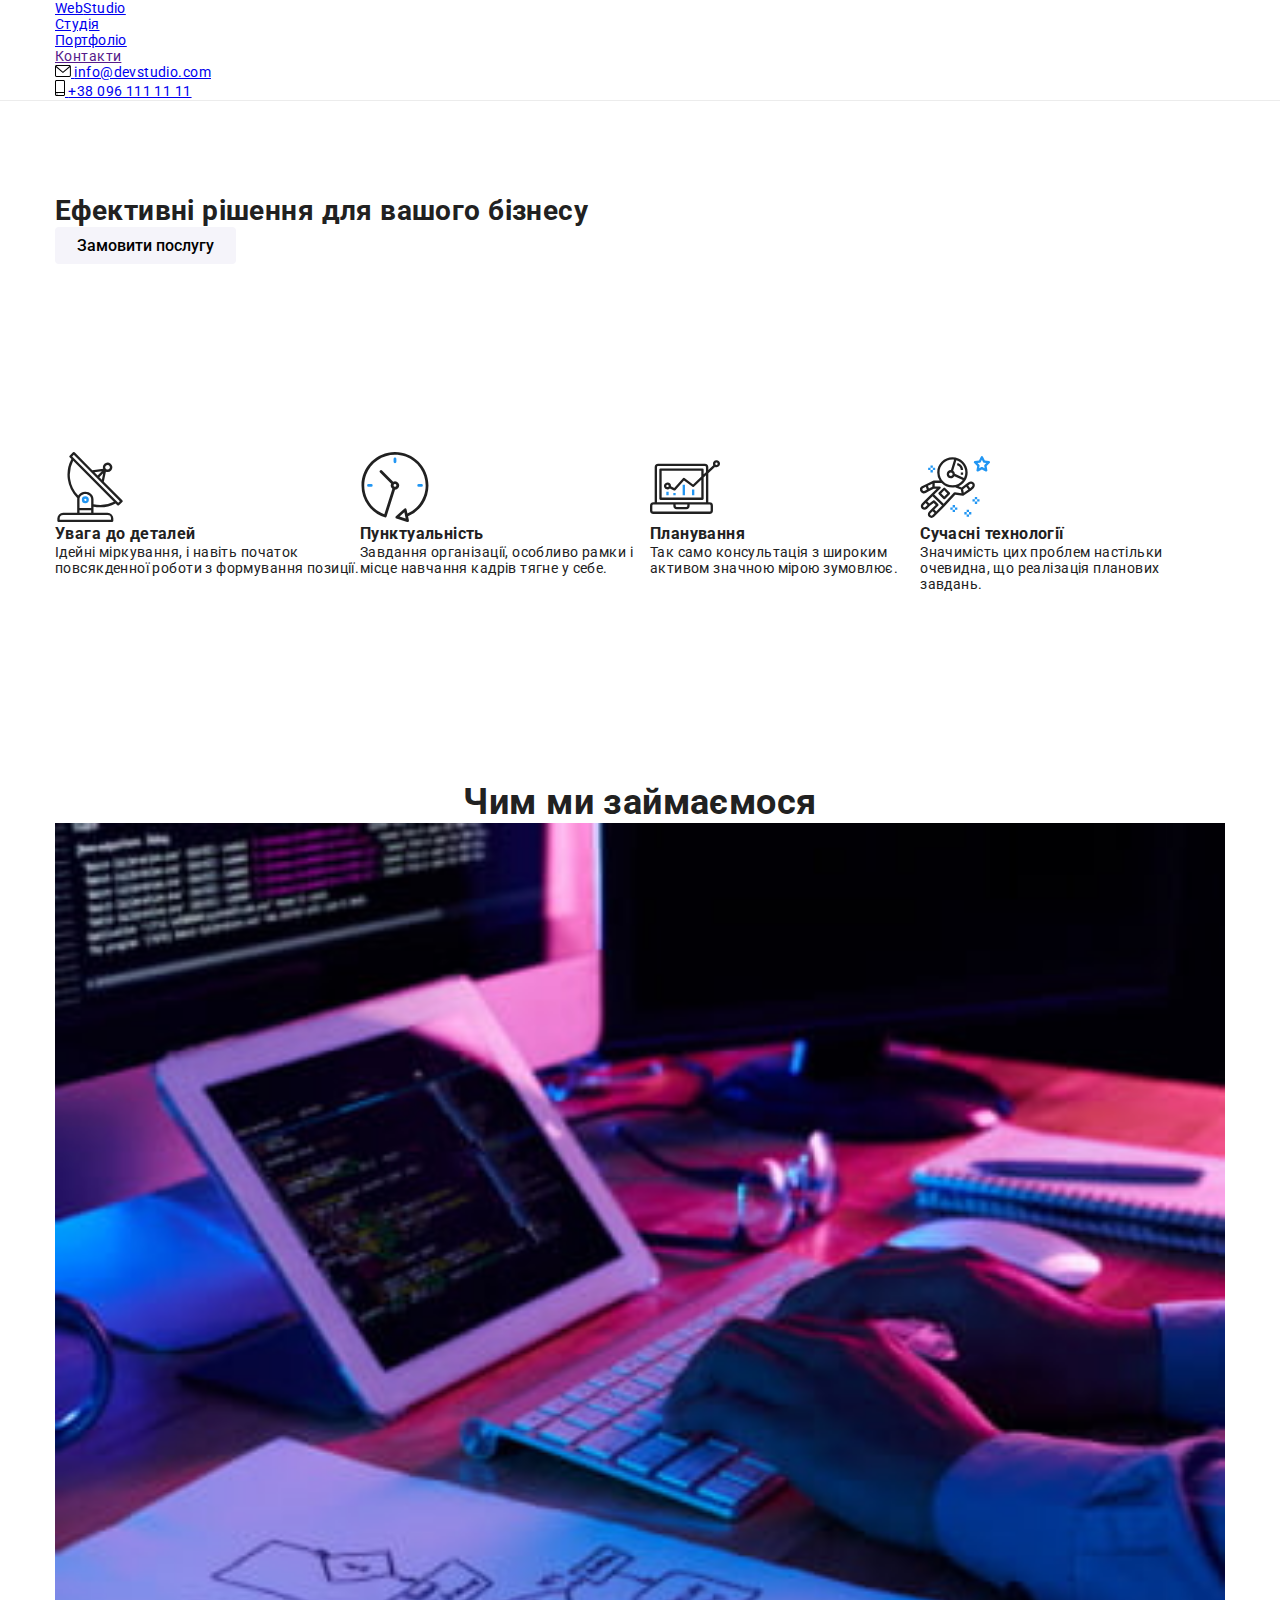
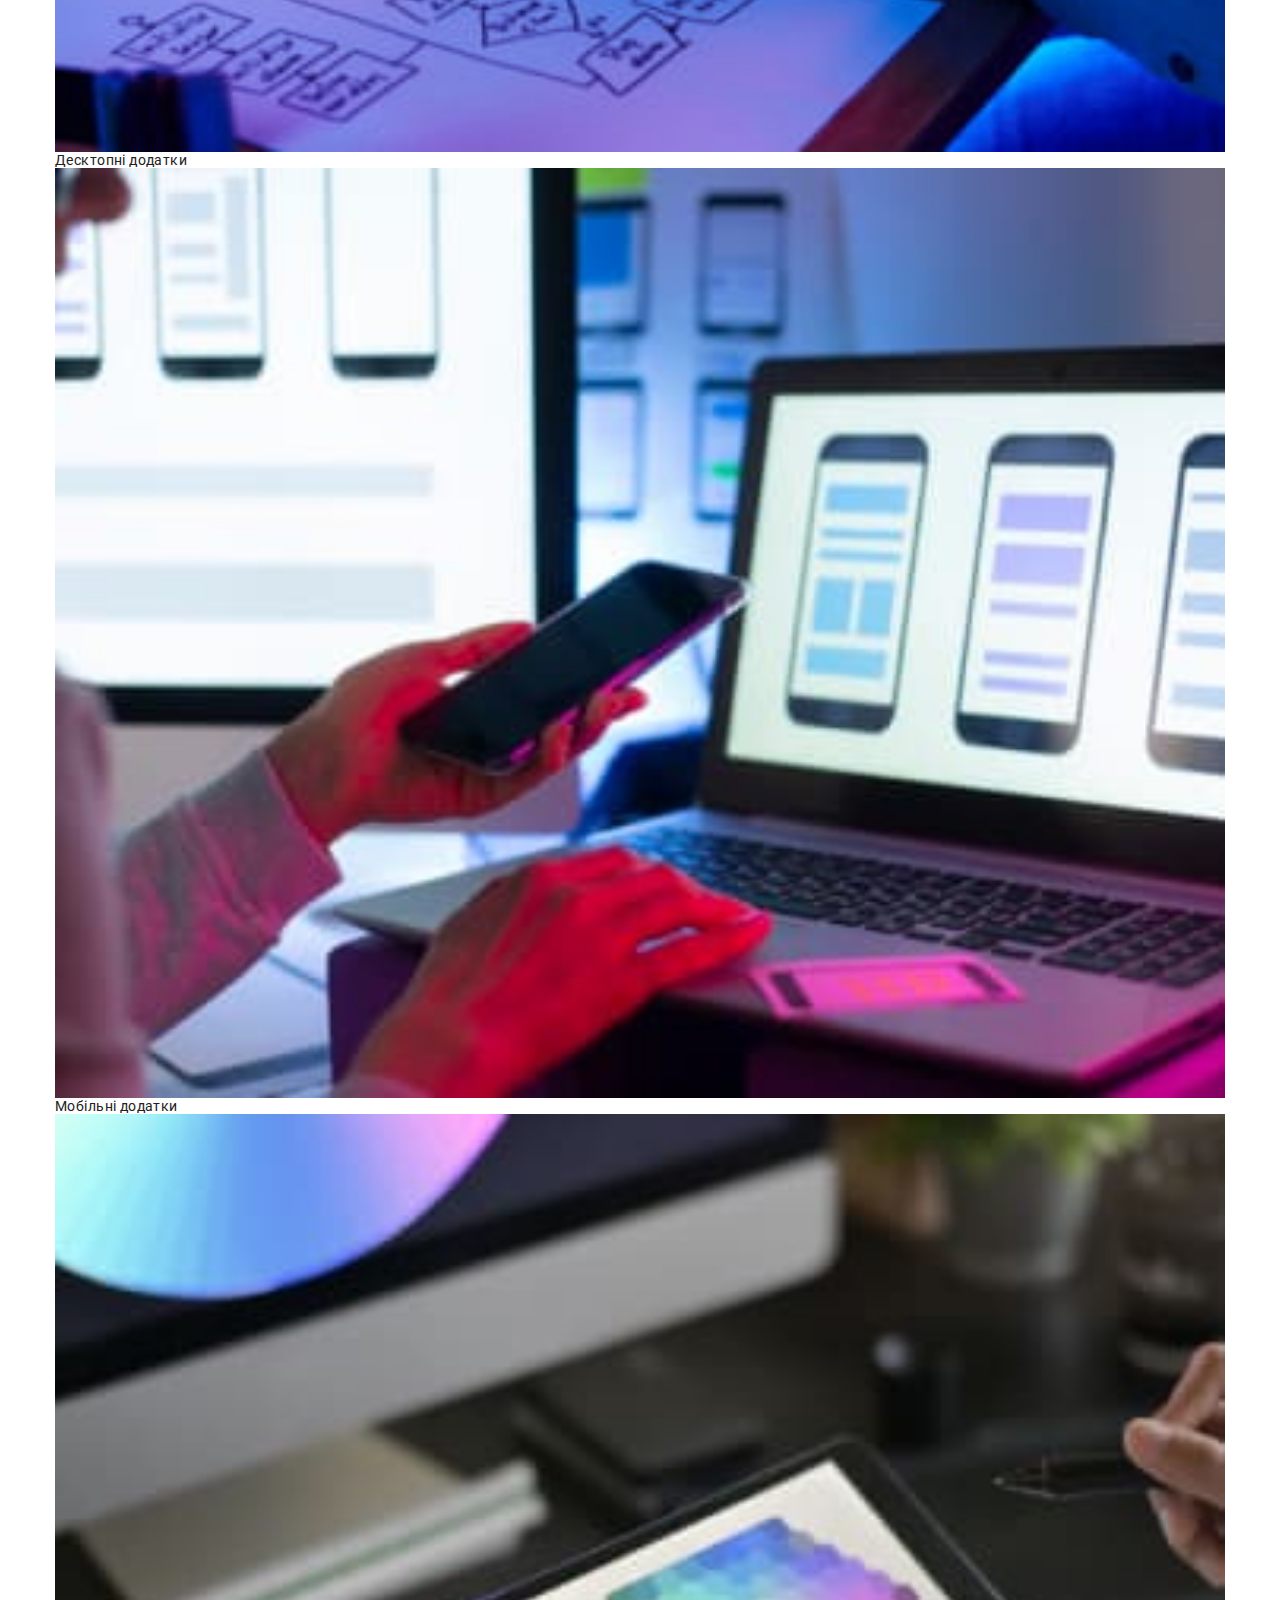
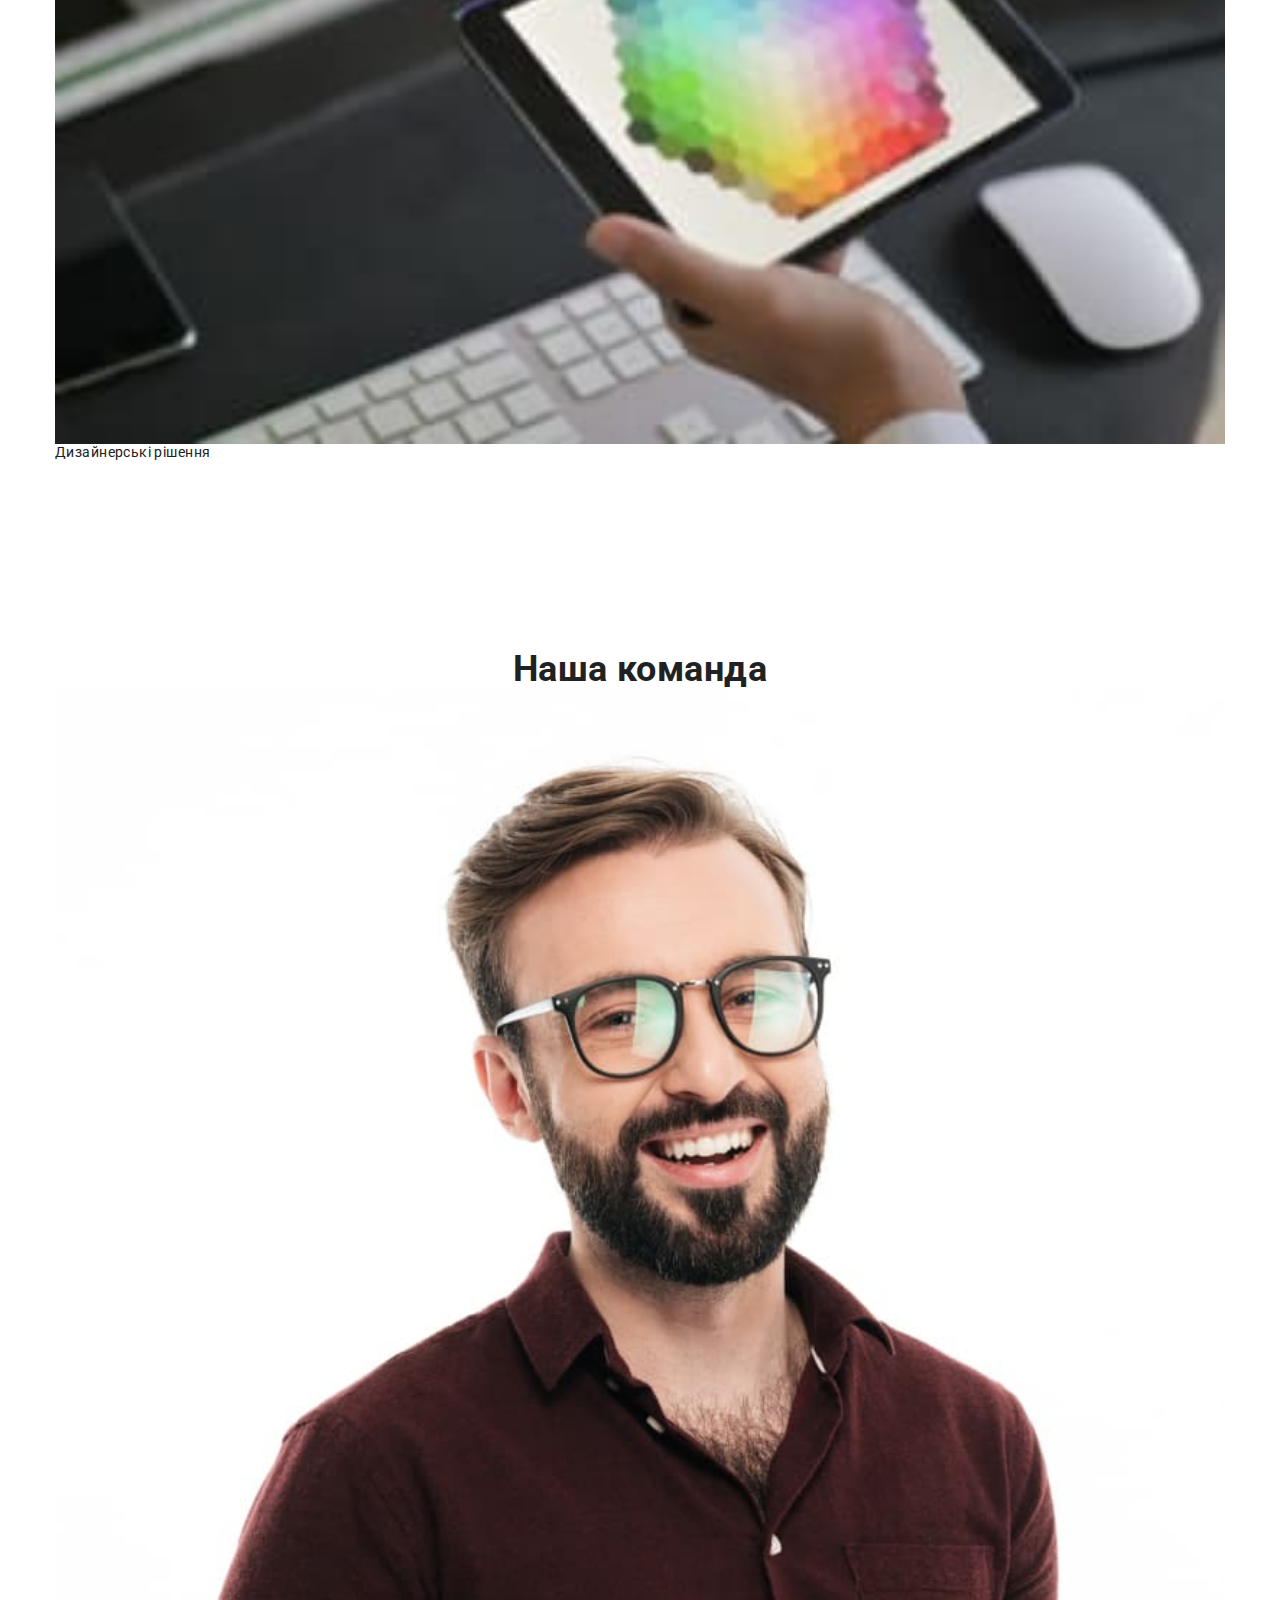
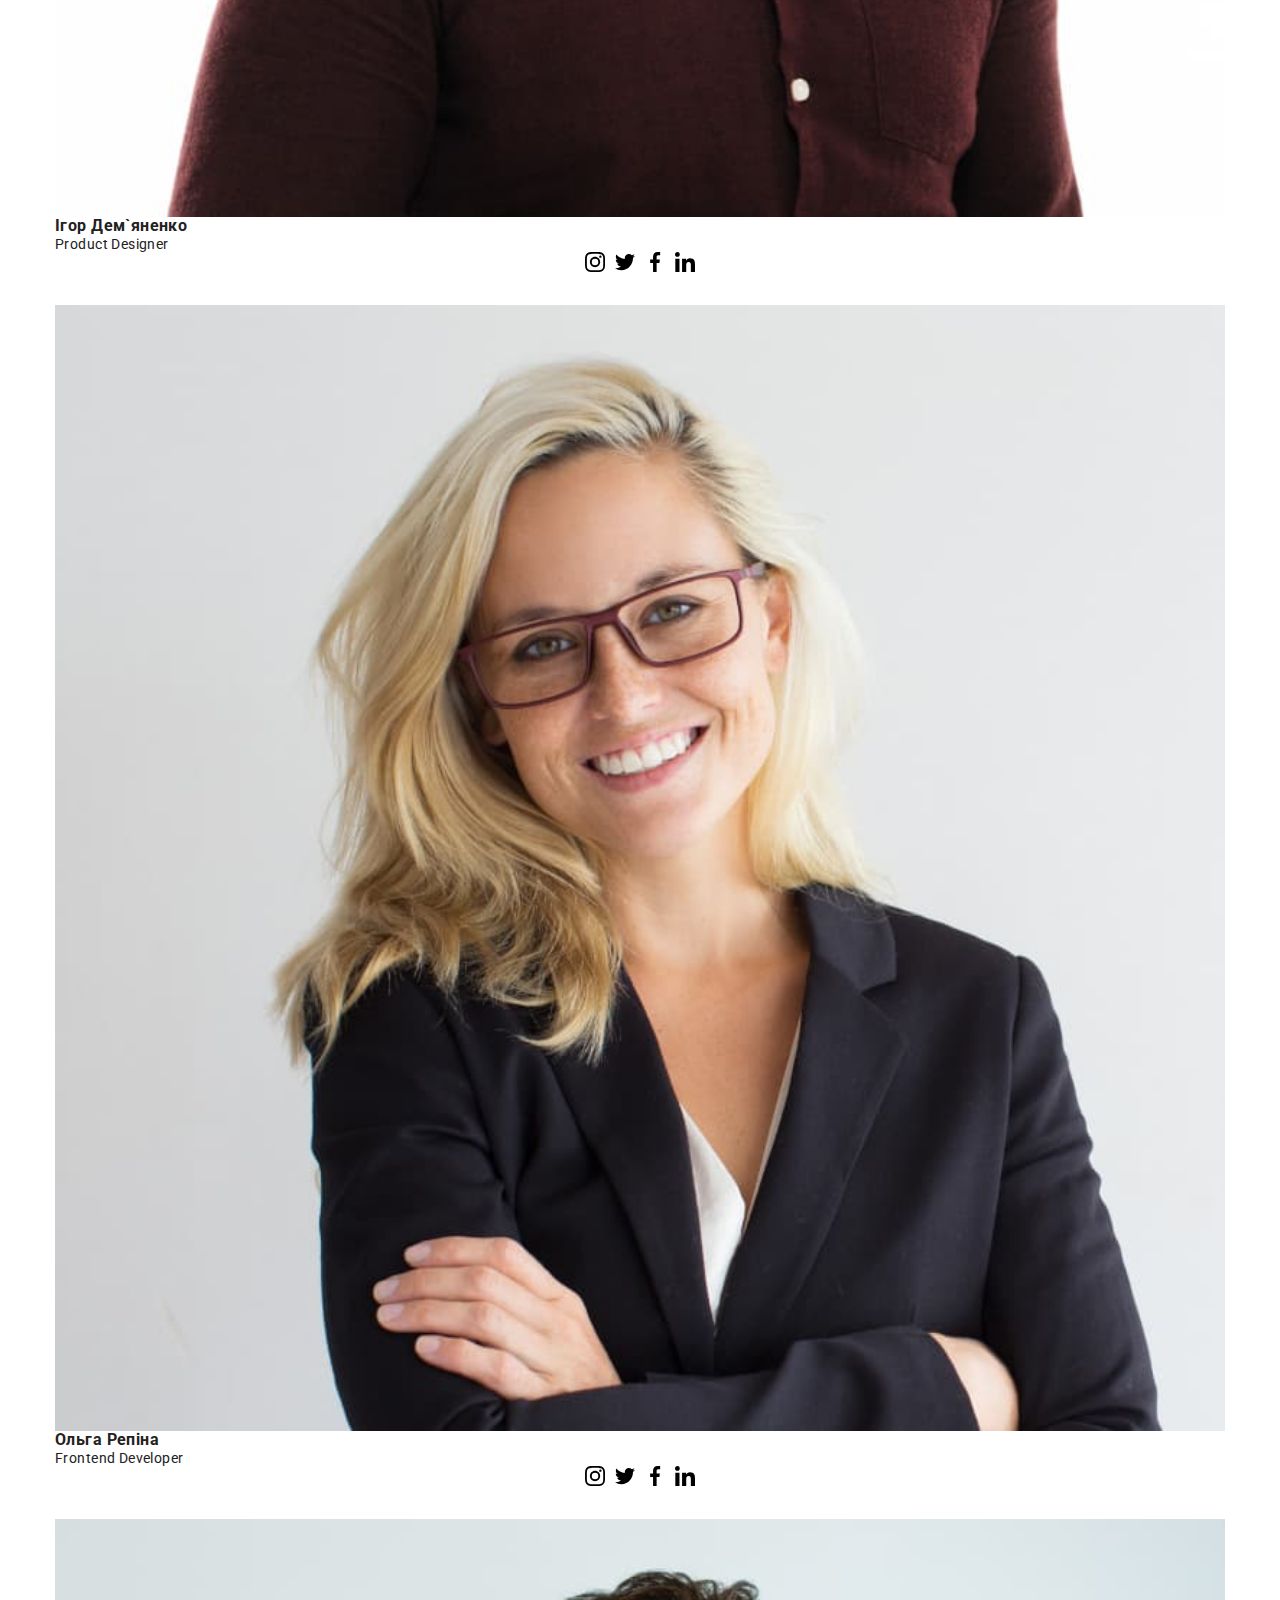
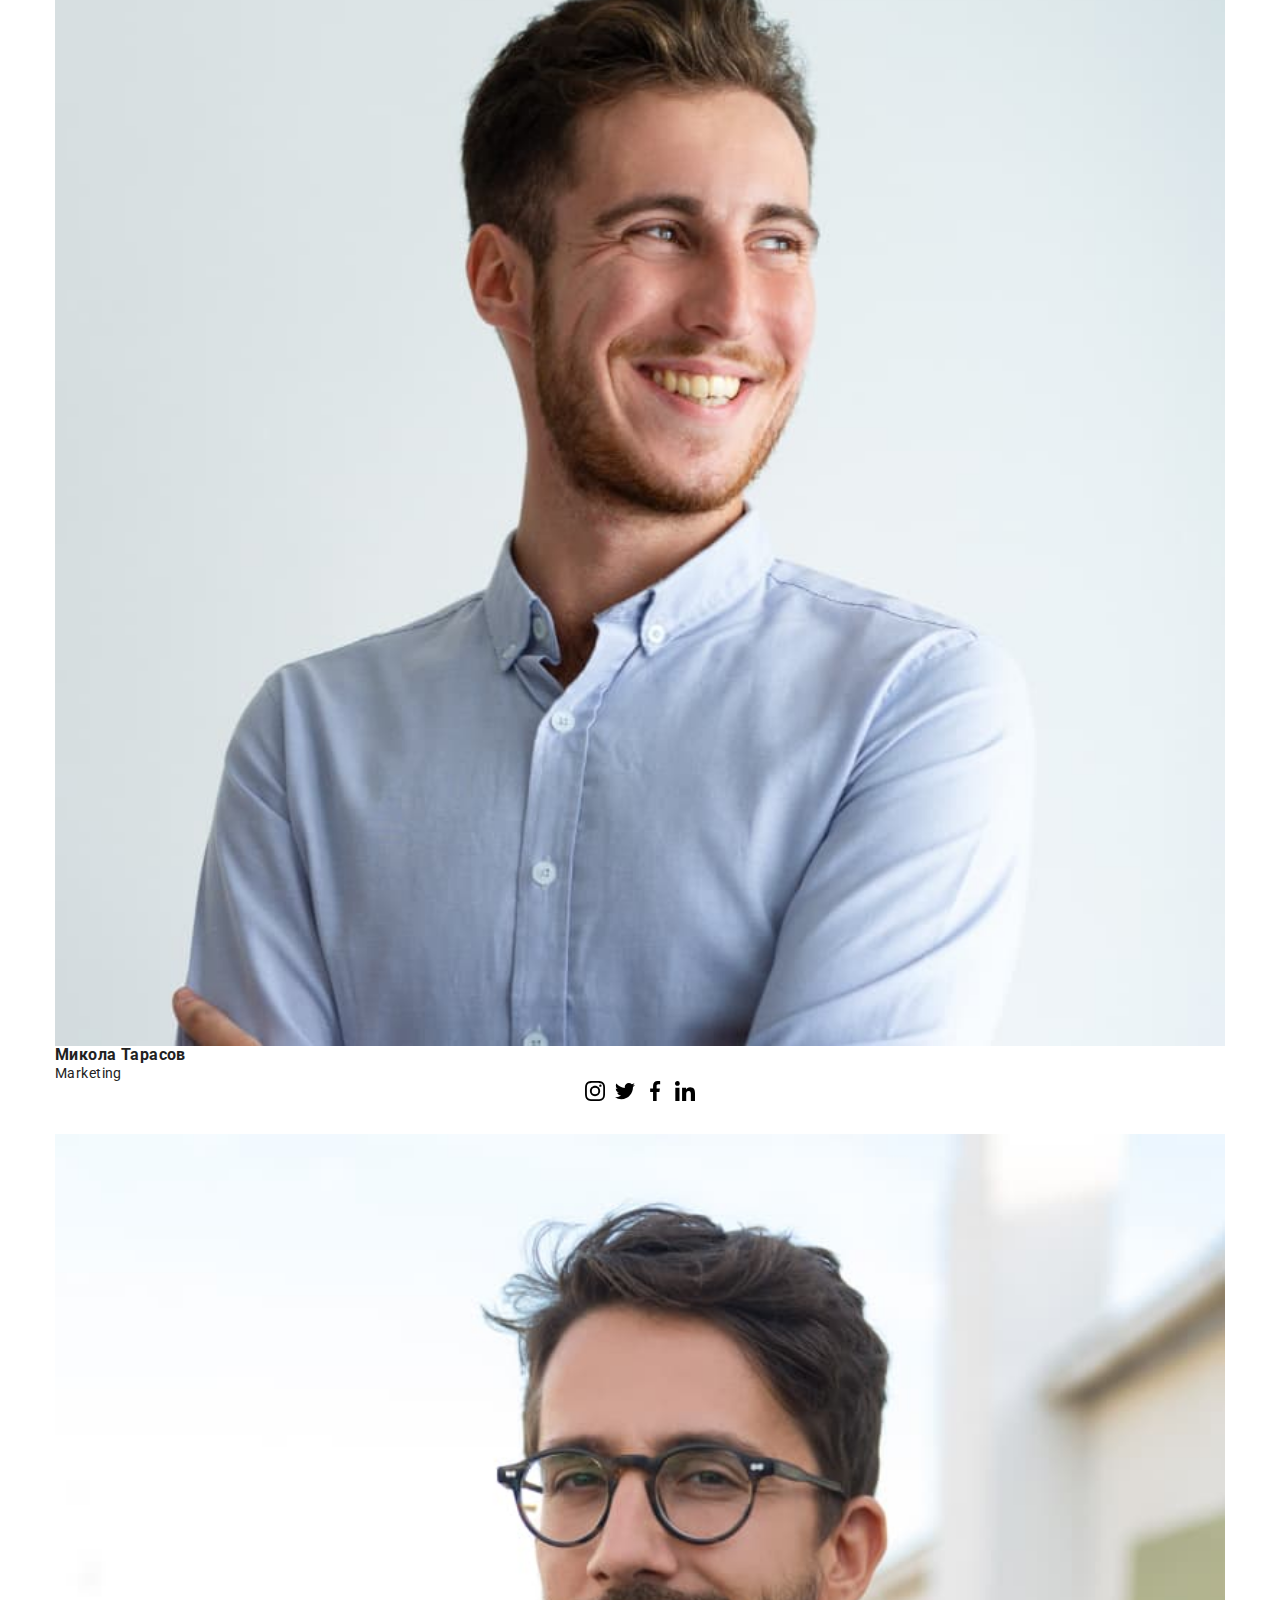
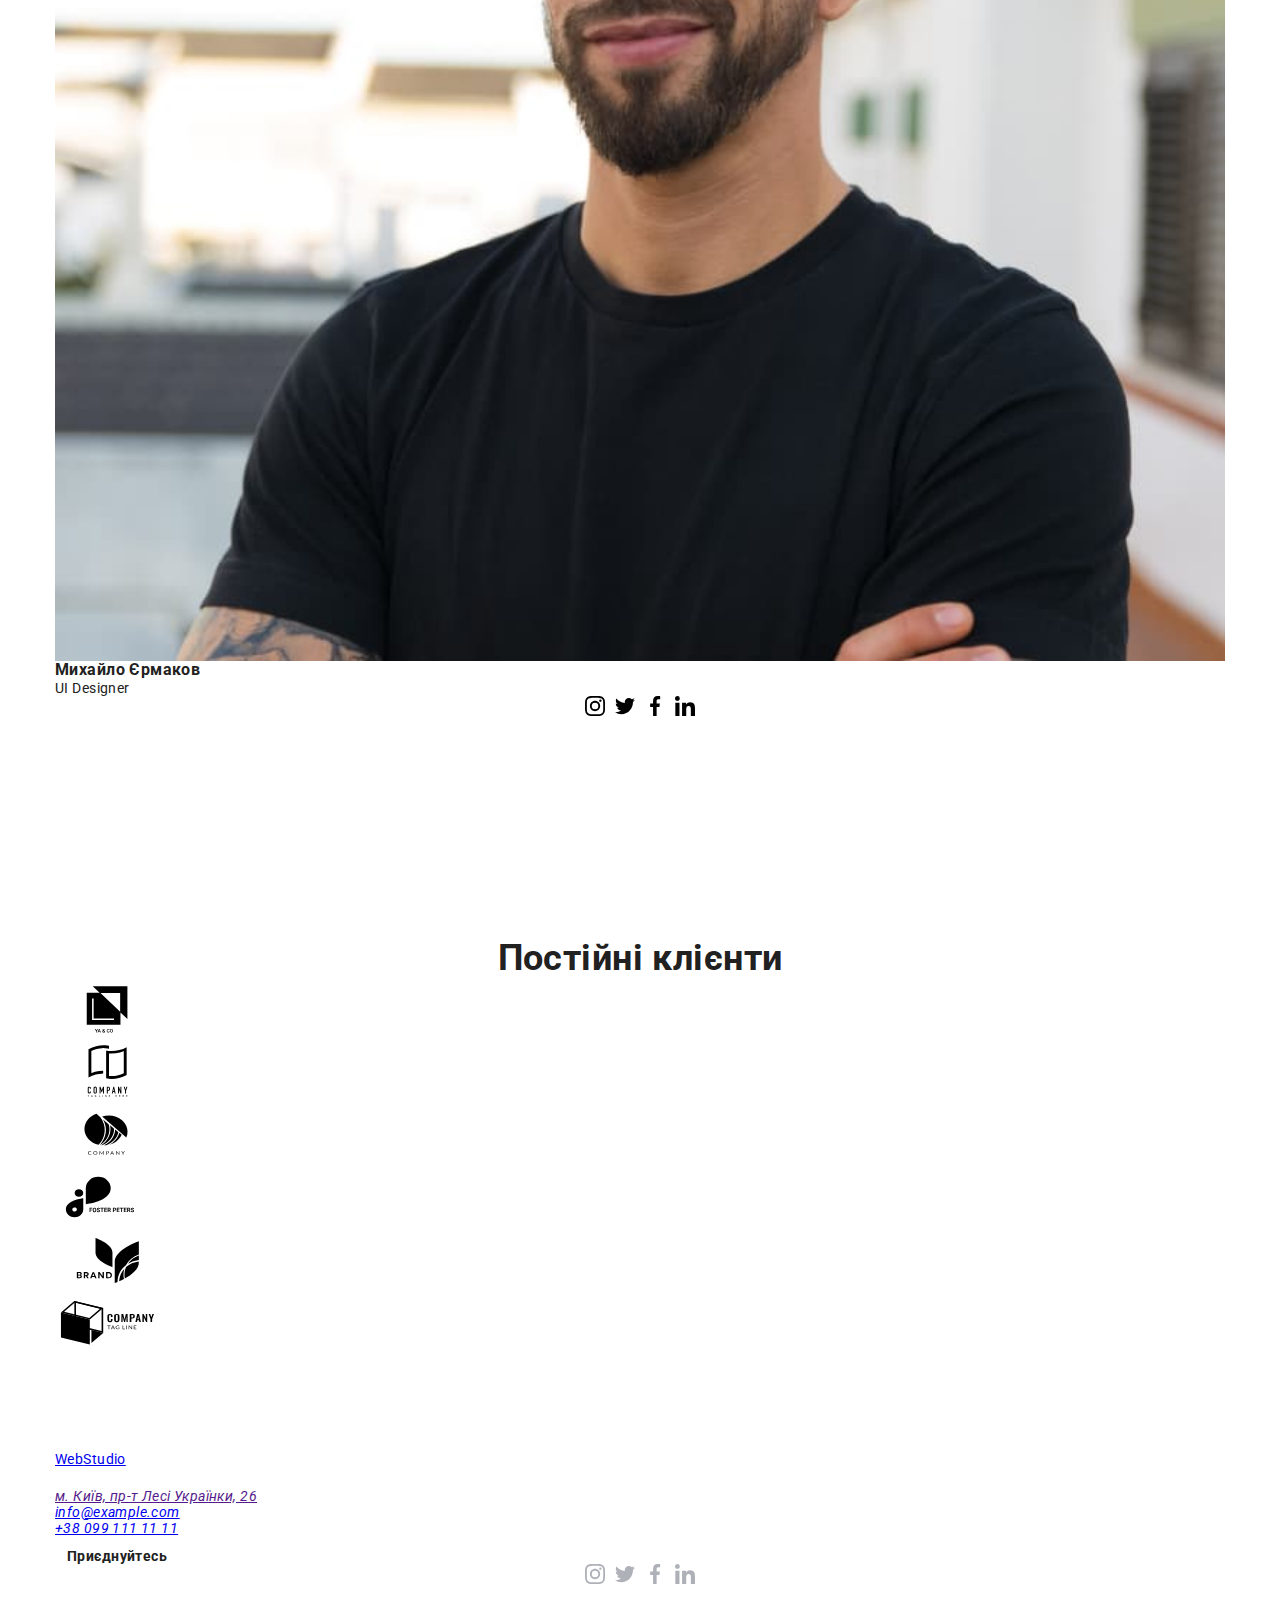
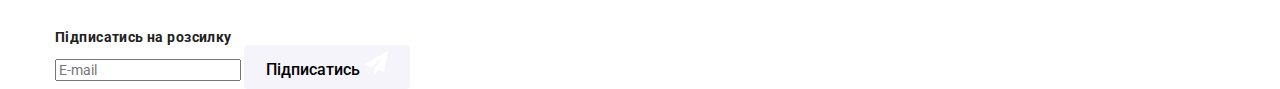
<file: index.html>
<!DOCTYPE html>
<html lang="ru">
<head>
   
    <meta charset="UTF-8">
    <meta http-equiv="X-UA-Compatible" content="IE=edge">
    <meta name="viewport" content="width=device-width, initial-scale=1.0">
    <title>Document</title>
    <link rel="stylesheet" href="https://cdnjs.cloudflare.com/ajax/libs/modern-normalize/1.1.0/modern-normalize.min.css">
    <link href="https://fonts.googleapis.com/css2?family=Raleway:wght@700&family=Roboto:wght@400;500;700;900&display=swap" rel="stylesheet">
    <link rel="stylesheet" href="./styles.css">
</head>
<body>
    <header class="page-header">
        <nav class=" container page-header__nav">
            <a href="./index.html" class="logo page-header__logo"><span class="page-header__logo-web">Web</span>Studio</a>
            <ul class="site-nav">
                <li class="site-nav__item"><a  class="site-nav__link site-nav__link--current" href="./index.html" >Студія</a></li>
                <li class="site-nav__item"><a  class="site-nav__link" href="./portfolio.html" >Портфоліо</a></li>
                <li class="site-nav__item"><a  class="site-nav__link" href="" >Контакти</a></li>
            </ul>
            <ul class="auth-nav page-header__auth-nav">
                <li class="auth-nav__item">                    
                    <a  class="auth-nav__link" href="mailto:info@devstudio.com">
                        <svg class="auth-nav__icon"   width="16" height="12">
                            <use href="./images/sprite.svg#icon-email" ></use>
                        </svg>
                        <span>info@devstudio.com</span>
                    </a>
                </li>
                <li class="auth-nav__item">
                    <a  class="auth-nav__link" href="tel:+380961111111" >
                        <svg class="auth-nav__icon"  width="10" height="16">                                
                            <use href="./images/sprite.svg#icon-phone"></use>
                        </svg>
                        <span>+38 096 111 11 11</span>
                    </a>
                </li>
            </ul>
        </nav>       
    </header>

    <main>
        <section class="section hero-section">
            <div class="container">
                <h1 class="hero-section__title">Ефективні рішення для вашого бізнесу</h1>
                <button type="button" class="btn" data-modal-open>Замовити послугу</button>
            </div>     
        </section> 
                     
        <section class="section features-section">
            <div class="container">
                <h2 class="visually-hidden title">Особливості</h2>
                <ul class="features-list">
                    <li class="features-list__item">
                        <div class="features-list__icon">
                            <svg  width="70" height="70" >
                                <use href="./images/sprite.svg#icon-antenna"></use>
                            </svg>
                        </div>
                        <h3 class="features-list__title">Увага до деталей</h3>
                        <p class="features-list__descr">Ідейні міркування, і навіть початок повсякденної роботи з формування позиції.</p>
                    </li>
                    <li class="features-list__item">
                        <div class="features-list__icon">
                            <svg width="70" height="70" >
                                <use href="./images/sprite.svg#icon-clock"></use>
                            </svg>
                        </div>
                        <h3 class="features-list__title">Пунктуальність</h3>
                        <p class="features-list__descr">Завдання організації, особливо рамки і місце навчання кадрів тягне у себе.</p>
                    </li>
                    <li class="features-list__item">
                        <div class="features-list__icon">
                            <svg width="70" height="70">
                                <use href="./images/sprite.svg#icon-diagram"></use>
                            </svg>
                        </div>
                        <h3 class="features-list__title">Планування</h3>
                        <p class="features-list__descr">Так само консультація з широким активом значною мірою зумовлює.</p>
                    </li>
                    <li class="features-list__item">
                        <div class="features-list__icon">
                            <svg width="70" height="70" >
                                <use href="./images/sprite.svg#icon-astronaut"></use>
                            </svg>
                        </div>
                        <h3 class="features-list__title">Сучасні технології</h3>
                        <p class="features-list__descr">Значимість цих проблем настільки очевидна, що реалізація планових завдань.</p>
                    </li>
                </ul>
            </div>
        </section>

        <section class="section product-section">
            <div class="container">
                <h2 class="title product-section__title">Чим ми займаємося</h2>
                <ul class="product-list">
                    <li class="product-list__item">
                        <img src="./images/Студия/box_1.jpg" alt="Веб-программирование" width="370" height="294">
                        <div class="product-list__overlay">
                            <p class="product-list__text-overlay">Десктопні додатки</p>
                        </div>
                    </li>
                    <li class="product-list__item">
                        <img src="./images/Студия/box_2.jpg" alt="Мобильное программирование" width="370" height="294">
                        <div class="product-list__overlay">
                            <p class="product-list__text-overlay">Мобільні додатки</p>
                        </div>
                    </li>
                    <li class="product-list__item">
                        <img src="./images/Студия/box_3.jpg" alt="Веб-дизайн" width="370" height="294">
                        <div class="product-list__overlay">
                            <p class="product-list__text-overlay">Дизайнерські рішення</p>
                        </div>
                    </li>
                </ul>
            </div>
        </section>

        <section class="section team-section">
           <div class="container">
                <h2 class="title team-section__title">Наша команда</h2>
                <ul class="team">
                    <li class="employee-card">
                        <img src="./images/Студия/Ihor_Demyanenko.jpg" alt="Игорь Демьяненко Product Designer" width="270" height="260">
                        <h3 class="employee-card__name">Ігор Дем`яненко</h3>
                        <p class="employee-card__job-title">Product Designer</p>
                        <ul class="social-list">
                            <li class="social-list__item">
                                <a class="social-list__link" href="https://www.instagram.com">
                                    <svg class="social-list__icon" width="20" height="20">
                                        <use href="./images/sprite.svg#icon-instagram"></use>
                                    </svg>
                                </a>
                            </li>
                            <li class="social-list__item">
                                <a class="social-list__link" href="https://twitter.com">
                                    <svg class="social-list__icon" width="20" height="20">
                                        <use href="./images/sprite.svg#icon-twitter"></use>
                                    </svg>
                                </a>
                            </li>
                            <li class="social-list__item">
                                <a class="social-list__link" href="https://www.facebook.com/">
                                    <svg class="social-list__icon" width="20" height="20">
                                        <use href="./images/sprite.svg#icon-facebook"></use>
                                    </svg>
                                </a>
                            </li>
                            <li class="social-list__item">
                                <a class="social-list__link" href="https://www.linkedin.com">
                                    <svg class="social-list__icon" width="20" height="20">
                                        <use href="./images/sprite.svg#icon-linkedin"></use>
                                    </svg>
                                </a>
                            </li>
                        </ul>
                    </li>
                    <li class="employee-card">
                        <img src="./images/Студия/Olga_Repyna.jpg" alt="Ольга Репина Frontend Developer" width="270" height="260">
                        <h3 class="employee-card__name">Ольга Репіна</h3>
                        <p class="employee-card__job-title">Frontend Developer</p>
                        <ul class="social-list">
                            <li class="social-list__item">
                                <a class="social-list__link" href="https://www.instagram.com">
                                    <svg class="social-list__icon" width="20" height="20">
                                        <use href="./images/sprite.svg#icon-instagram"></use>
                                    </svg>
                                </a>
                            </li>
                            <li class="social-list__item">
                                <a class="social-list__link" href="https://twitter.com">
                                    <svg class="social-list__icon" width="20" height="20">
                                        <use href="./images/sprite.svg#icon-twitter"></use>
                                    </svg>
                                </a>
                            </li>
                            <li class="social-list__item">
                                <a class="social-list__link" href="https://www.facebook.com/">
                                    <svg class="social-list__icon" width="20" height="20">
                                        <use href="./images/sprite.svg#icon-facebook"></use>
                                    </svg>
                                </a>
                            </li>
                            <li class="social-list__item">
                                <a class="social-list__link" href="https://www.linkedin.com">
                                    <svg class="social-list__icon" width="20" height="20">
                                        <use href="./images/sprite.svg#icon-linkedin"></use>
                                    </svg>
                                </a>
                            </li>
                        </ul>
                    </li>
                    <li class="employee-card">
                        <img src="./images/Студия/Mykolay_Tarasov.jpg" alt="Николай Тарасов Marketing" width="270" height="260">
                        <h3 class="employee-card__name">Микола Тарасов</h3>
                        <p class="employee-card__job-title">Marketing</p>
                        <ul class="social-list">
                            <li class="social-list__item">
                                <a class="social-list__link" href="https://www.instagram.com">
                                    <svg class="social-list__icon" width="20" height="20">
                                        <use href="./images/sprite.svg#icon-instagram"></use>
                                    </svg>
                                </a>
                            </li>
                            <li class="social-list__item">
                                <a class="social-list__link" href="https://twitter.com">
                                    <svg class="social-list__icon" width="20" height="20">
                                        <use href="./images/sprite.svg#icon-twitter"></use>
                                    </svg>
                                </a>
                            </li>
                            <li class="social-list__item">
                                <a class="social-list__link" href="https://www.facebook.com/">
                                    <svg class="social-list__icon" width="20" height="20">
                                        <use href="./images/sprite.svg#icon-facebook"></use>
                                    </svg>
                                </a>
                            </li>
                            <li class="social-list__item">
                                <a class="social-list__link" href="https://www.linkedin.com">
                                    <svg class="social-list__icon" width="20" height="20">
                                        <use href="./images/sprite.svg#icon-linkedin"></use>
                                    </svg>
                                </a>
                            </li>
                        </ul>
                    </li>
                    <li class="employee-card">
                        <img src="./images/Студия/Myhail_Ermakov.jpg" alt="Михаил Ермаков UI Designer" width="270" height="260">
                        <h3 class="employee-card__name">Михайло Єрмаков</h3>
                        <p class="employee-card__job-title">UI Designer</p>
                        <ul class="social-list">
                            <li class="social-list__item">
                                <a class="social-list__link" href="https://www.instagram.com">
                                    <svg class="social-list__icon" width="20" height="20">
                                        <use href="./images/sprite.svg#icon-instagram"></use>
                                    </svg>
                                </a>
                            </li>
                            <li class="social-list__item">
                                <a class="social-list__link" href="https://twitter.com">
                                    <svg class="social-list__icon" width="20" height="20">
                                        <use href="./images/sprite.svg#icon-twitter"></use>
                                    </svg>
                                </a>
                            </li>
                            <li class="social-list__item">
                                <a class="social-list__link" href="https://www.facebook.com/">
                                    <svg class="social-list__icon" width="20" height="20">
                                        <use href="./images/sprite.svg#icon-facebook"></use>
                                    </svg>
                                </a>
                            </li>
                            <li class="social-list__item">
                                <a class="social-list__link" href="https://www.linkedin.com">
                                    <svg class="social-list__icon" width="20" height="20">
                                        <use href="./images/sprite.svg#icon-linkedin"></use>
                                    </svg>
                                </a>
                            </li>
                        </ul>
                    </li>
                </ul>
           </div>
        </section>

        <section class="section clients-section ">           
            <div class="container">
                <h2 class="title">Постійні клієнти</h2>
                <ul class="clients">
                    <li class="clients__item">
                        <a class="clients__link" href="#">
                            <svg class="clients__icon" width="106" height="60">
                                <use href="./images/sprite.svg#icon-Logo-1"></use>
                            </svg>
                        </a>
                    </li>
                    <li class="clients__item">
                        <a class="clients__link" href="#">
                            <svg class="clients__icon" width="106" height="60">
                                <use href="./images/sprite.svg#icon-Logo-2"></use>
                            </svg>
                        </a>
                    </li>
                    <li class="clients__item">
                        <a class="clients__link" href="#">
                            <svg class="clients__icon" width="106" height="60">
                                <use href="./images/sprite.svg#icon-Logo-3"></use>
                            </svg>
                        </a>
                    </li>
                    <li class="clients__item">
                        <a class="clients__link" href="#">
                            <svg class="clients__icon" width="106" height="60">
                                <use href="./images/sprite.svg#icon-Logo-4"></use>
                            </svg>
                        </a>
                    </li>
                    <li class="clients__item">
                        <a class="clients__link" href="#">
                            <svg class="clients__icon" width="106" height="60">
                                <use href="./images/sprite.svg#icon-Logo-5"></use>
                            </svg>
                        </a>
                    </li>
                    <li class="clients__item">
                        <a class="clients__link" href="#">
                            <svg class="clients__icon" width="106" height="60">
                                <use href="./images/sprite.svg#icon-Logo-6"></use>
                            </svg>
                        </a>
                    </li>
                </ul>
            </div>
        </section>
    </main>

    <footer class="page-footer">
        <div class="container page-fotter__info">
            <div>
                <a class="logo page-fotter__logo" href="./index.html" ><span class="page-fotter__logo-web">Web</span>Studio</a>
                <address>
                    <ul class="contacts page-footer__contacts">
                        <li class="contacts__item"><a class="contacts__link" href="">м. Київ, пр-т Лесі Українки, 26</a></li>
                        <li class="contacts__item"><a class="contacts__link contacts__link--grey-color" href="mailto:info@example.com">info@example.com</a></li>
                        <li class="contacts__item"><a class="contacts__link contacts__link--grey-color" href="tel:+380991111111">+38 099 111 11 11</a></li>
                    </ul>       
                </address>
            </div>
            <div class="social-link page-footer__social-link">
                <strong class="social-link__title">Приєднуйтесь</strong>
                <ul class="social-list page-footer__social-list">
                    <li class="social-list__item">
                        <a class="social-list__link social-list__link--white" href="https://www.instagram.com">
                            <svg class="social-list__icon" width="20" height="20">
                                <use href="./images/sprite.svg#icon-instagram"></use>
                            </svg>
                        </a>
                    </li>
                    <li class="social-list__item">
                        <a class="social-list__link social-list__link--white" href="https://twitter.com">
                            <svg class="social-list__icon" width="20" height="20">
                                <use href="./images/sprite.svg#icon-twitter"></use>
                            </svg>
                        </a>
                    </li>
                    <li class="social-list__item">
                        <a class="social-list__link social-list__link--white" href="https://www.facebook.com/">
                            <svg class="social-list__icon" width="20" height="20">
                                <use href="./images/sprite.svg#icon-facebook"></use>
                            </svg>
                        </a>
                    </li>
                    <li class="social-list__item">
                        <a class="social-list__link social-list__link--white" href="https://www.linkedin.com">
                            <svg class="social-list__icon" width="20" height="20">
                                <use href="./images/sprite.svg#icon-linkedin"></use>
                            </svg>
                        </a>
                    </li>
                </ul>
                </ul>
            </div>
            <div class="signup-field page-footer__signup-field">
                <b class="signup-field__title">Підписатись на розсилку</b>
                <div class="signup-field__form">
                    <input class="signup-field__input" type="text" placeholder="E-mail">
                    <button class="btn" type="submit">Підписатись
                        <svg class="btn__icon" width="24" height="24">
                            <use href="./images/sprite.svg#icon-send"></use>
                        </svg>
                    </button>
                </div>
            </div>
        </div>
    </footer>

    <div class="backdrop is-hidden" data-modal >
        <div class="modal" >
           <button class="modal__btn" data-modal-close >
            <svg class="modal__btn-icon" width="18" height="18">
                <use href="./images/sprite.svg#icon-close"></use>
            </svg>
           </button>
           
           <p class="modal__title">Залиште свої дані, ми вам зателефонуємо</p>
           <form class="form modal__form">
            <label class="form__label"> 
                <span class="form__label-text">Ім'я</span>
                <svg class="form__icon" width="18" height="18">
                    <use href="./images/sprite.svg#icon-person"></use>
                </svg>
                <input class="form__input"  type="text" name="username">
            </label>
            <label class="form__label"> 
                <span class="form__label-text">Телефон</span>
                <svg class="form__icon" width="18" height="18">
                    <use href="./images/sprite.svg#icon-tel"></use>
                </svg>
                <input class="form__input"  type="tel" name="tel">
            </label>
            <label class="form__label"> 
                <span class="form__label-text">Пошта</span>
                <svg class="form__icon" width="18" height="18">
                    <use href="./images/sprite.svg#icon-mail"></use>
                </svg>
                <input class="form__input"  type="email" name="email">
            </label class="coment">
            <div class="form__label">
                <span class="form__label-text">Коментар</span>
            <textarea class="form__textarea" name="comments"  placeholder="Введіть текст"></textarea>
            </div>
            <label class="form__label-checkbox">
                <input class="form__input-checkbox visually-hidden" type="checkbox">
                <div class="form__checkbox-true"></div>
                <span class="form__checkbox-text">Погоджуюся з розсилкою та приймаю <span class="form__checkbox-text--blue">Умови договору</span></span>
            </label>
            <div class="form__btn">
                <button class="btn" type="submit">Відправити</button>
            </div>
           </form>
           
        </div>
    </div>

    <script src="./js/modal.js"></script>

</body>
</html>
</file>
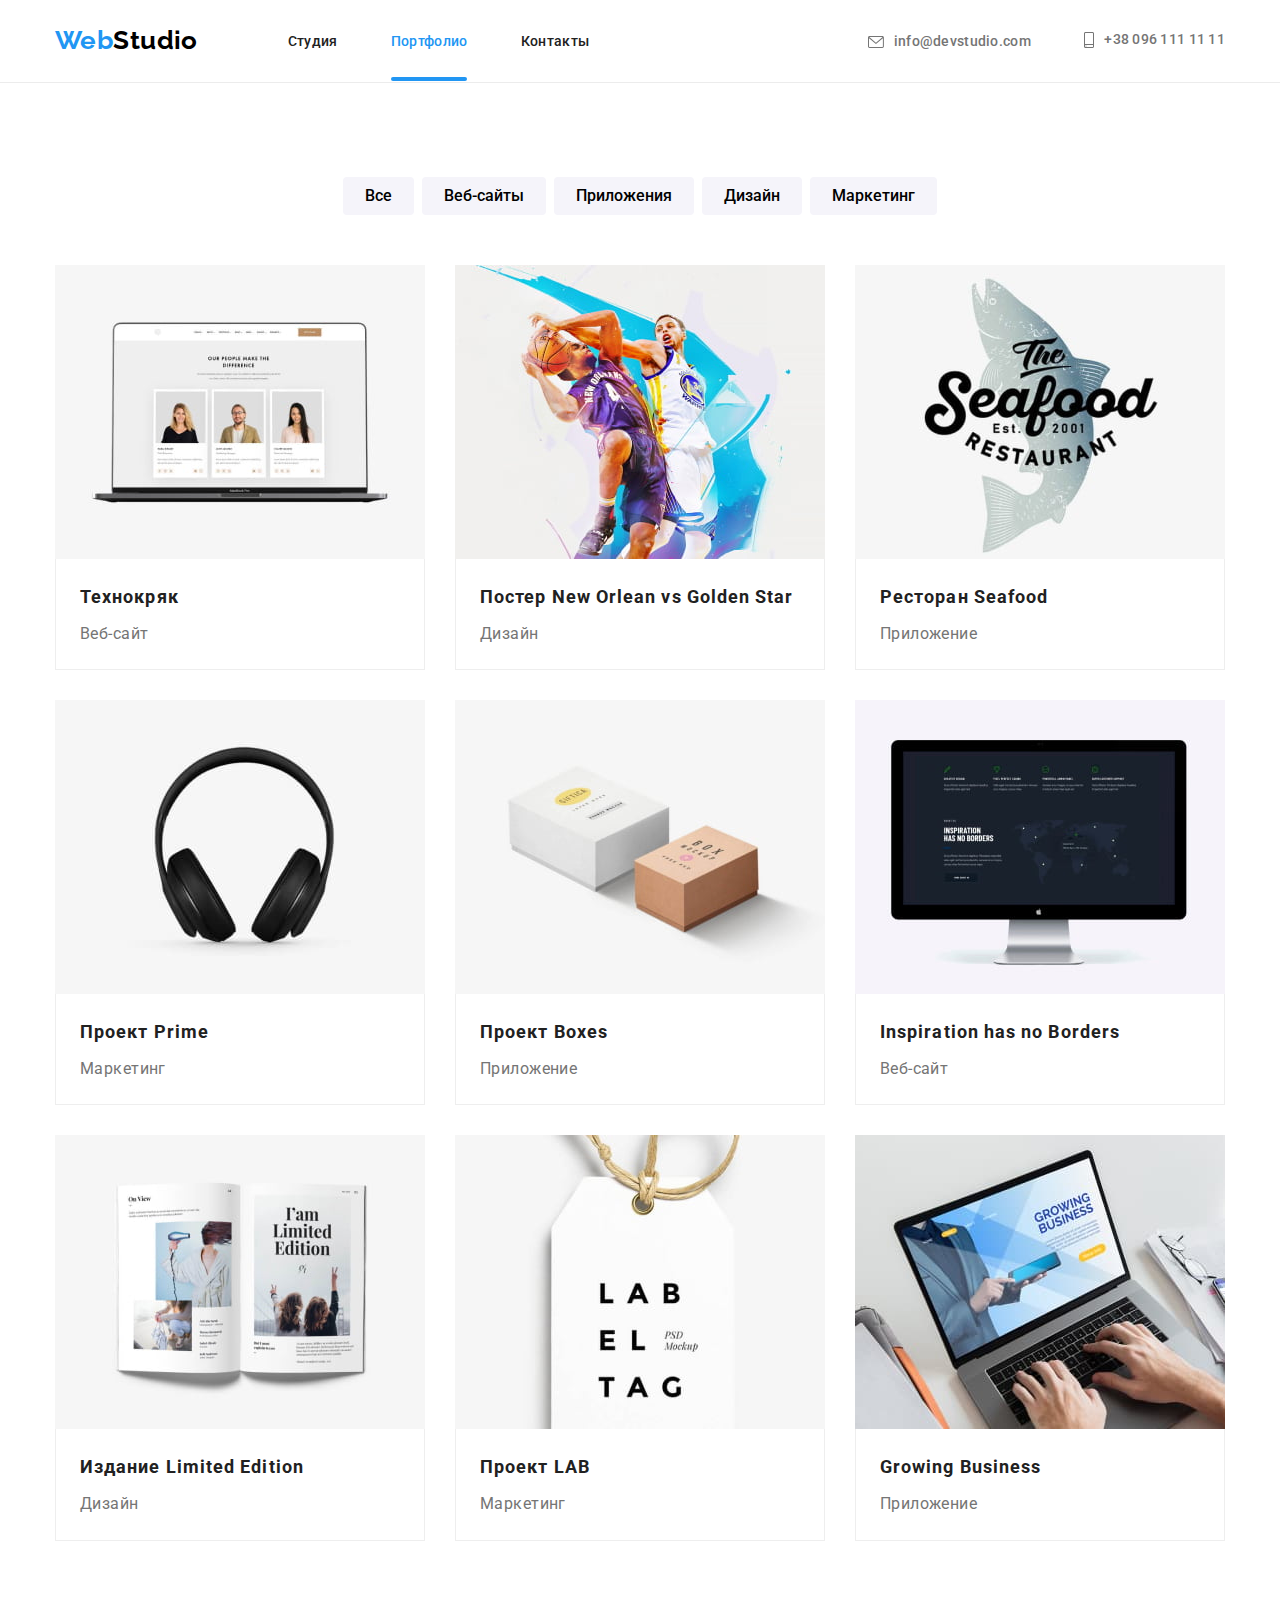
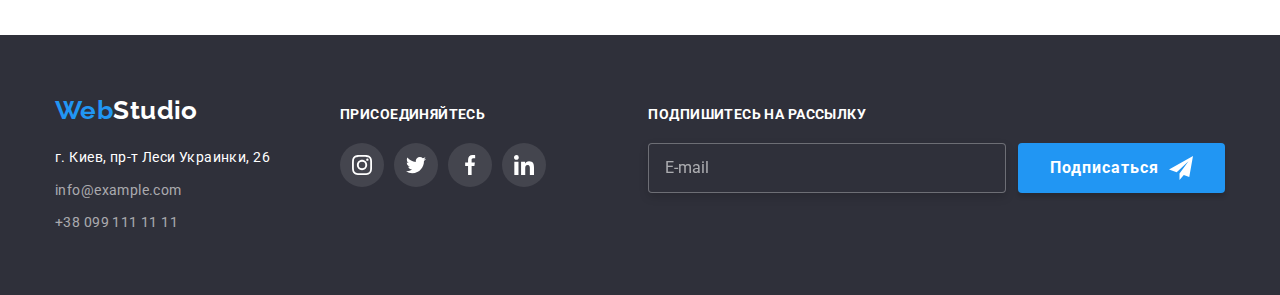
<file: portfolio.html>
<!DOCTYPE html>
<html lang="ru">
<head>
    <meta charset="UTF-8">
    <meta http-equiv="X-UA-Compatible" content="IE=edge">
    <meta name="viewport" content="width=device-width, initial-scale=1.0">
    <title>Document</title>
    <link rel="stylesheet" href="https://cdnjs.cloudflare.com/ajax/libs/modern-normalize/1.1.0/modern-normalize.min.css">
    <link href="https://fonts.googleapis.com/css2?family=Raleway:wght@700&family=Roboto:wght@400;500;700;900&display=swap" rel="stylesheet">
    <link rel="stylesheet" href="./styles.css">
</head>
<body>
    <header class="page-header">
        <nav class=" container nav-list">
            <a href="./index.html" class="logo-header"><span class="logo-web">Web</span>Studio</a>
            <ul class="site-nav list">
                <li class="item"><a  class="link" href="./index.html" >Студия</a></li>
                <li class="item"><a  class="link current" href="./portfolio.html" >Портфолио</a></li>
                <li class="item"><a  class="link" href="" >Контакты</a></li>
            </ul>
            <ul class="auth-nav list">
                <li class="item">                    
                        <a  class="link" href="mailto:info@devstudio.com">
                            <svg class="auth-icon"   width="16" height="12">
                                <use href="./images/sprite.svg#icon-email" ></use>
                            </svg>
                            <span>info@devstudio.com</span>
                        </a>
                    </li>
                    <li class="item">
                        <a  class="link" href="tel:+380961111111" >
                            <svg class="auth-icon"  width="10" height="16">
                                <use href="./images/sprite.svg#icon-phone"></use>
                             </svg>
                             <span>+38 096 111 11 11</span>
                         </a>
                    </li>
            </ul>
         </nav>       
    </header>
    <main>
        <section class="section portfolio">
           <div class="container">
                <h1 class="visually-hidden">Наши работы</h1>
                <ul class="filter-list">
                    <li class="item"><button type="button" class="btn">Все</button></li>
                    <li class="item"><button type="button" class="btn">Веб-сайты</button></li>
                    <li class="item"><button type="button" class="btn">Приложения</button></li>
                    <li class="item"><button type="button" class="btn">Дизайн</button></li>
                    <li class="item"><button type="button" class="btn">Маркетинг</button></li>
                </ul>
                <ul class="works-container">
                    <li class="item"> 
                        <a class="works-link" href="">
                            <div class="product-thumb">
                                <img src="./images/Портфолио/Techno.jpg" alt="Проект Технокряк" width="370">
                                <div class="product-descr">
                                    <p>Ресурс предлагает комплексные предложения с разным уровнем функционала и сервисов. Все это позволит посетителю получить исчерпывающие сведения о компании или частном лице.</p>
                                </div>
                            </div>
                            <div class="portfolio-descr">
                                <h2 class="work-title">Технокряк</h3>
                                <p class="work-descr">Веб-сайт</p> 
                            </div>
                        </a>
                    </li>
                    <li class="item">
                        <a class="works-link" href="">
                            <div class="product-thumb">
                                <img src="./images/Портфолио/Bascketball.jpg" alt="Проект постера к баскетбольному матчу" width="370">
                                <div class="product-descr">
                                    <p>Ресурс предлагает комплексные предложения с разным уровнем функционала и сервисов. Все это позволит посетителю получить исчерпывающие сведения о компании или частном лице.</p>
                                </div>
                            </div>
                            <div class="portfolio-descr">
                                <h2 class="work-title">Постер New Orlean vs Golden Star</h3>
                                <p class="work-descr">Дизайн</p>
                            </div> 
                        </a>
                    </li>
                    <li class="item">
                        <a class="works-link" href="">
                            <div class="product-thumb">
                                <img src="./images/Портфолио/Seafood-rest.jpg" alt="Проект ресторана морской кухни" width="370">
                                <div class="product-descr">
                                    <p>Ресурс предлагает комплексные предложения с разным уровнем функционала и сервисов. Все это позволит посетителю получить исчерпывающие сведения о компании или частном лице.</p>
                                </div>
                            </div>
                            <div class="portfolio-descr">
                                <h2 class="work-title">Ресторан Seafood</h3>
                                <p class="work-descr">Приложение</p>
                            </div>
                        </a>
                    </li>
                    <li class="item">
                        <a class="works-link" href="">
                            <div class="product-thumb">
                                <img src="./images/Портфолио/Prime.jpg" alt="Проект наушников Прайм" width="370">
                                <div class="product-descr">
                                    <p>Ресурс предлагает комплексные предложения с разным уровнем функционала и сервисов. Все это позволит посетителю получить исчерпывающие сведения о компании или частном лице.</p>
                                </div>
                            </div>
                            <div class="portfolio-descr">
                                <h2 class="work-title">Проект Prime</h3>
                                <p class="work-descr">Маркетинг</p>
                            </div>
                        </a>
                    </li>
                    <li class="item">
                        <a class="works-link" href="">
                            <div class="product-thumb">
                                <img src="./images/Портфолио/Boxes.jpg" alt="Проект офрмленния коробок" width="370">
                                <div class="product-descr">
                                    <p>Ресурс предлагает комплексные предложения с разным уровнем функционала и сервисов. Все это позволит посетителю получить исчерпывающие сведения о компании или частном лице.</p>
                                </div>
                            </div>
                            <div class="portfolio-descr">
                                <h2 class="work-title">Проект Boxes</h3>
                                <p class="work-descr">Приложение</p>
                            </div> 
                        </a>
                    </li>
                    <li class="item">
                        <a class="works-link" href="">
                            <div class="product-thumb">
                                <img src="./images/Портфолио/Inspiration.jpg" alt="Проект Вдохновение" width="370">
                                <div class="product-descr">
                                    <p>Ресурс предлагает комплексные предложения с разным уровнем функционала и сервисов. Все это позволит посетителю получить исчерпывающие сведения о компании или частном лице.</p>
                                </div>
                            </div>
                            <div class="portfolio-descr">
                                <h2 class="work-title">Inspiration has no Borders</h3>
                                <p class="work-descr">Веб-сайт</p>
                            </div> 
                        </a>
                    </li>
                    <li class="item">
                        <a class="works-link" href="">
                            <div class="product-thumb">
                                <img src="./images/Портфолио/LimEditional.jpg" alt="Проект журнала" width="370">
                                 <div class="product-descr">
                                    <p>Ресурс предлагает комплексные предложения с разным уровнем функционала и сервисов. Все это позволит посетителю получить исчерпывающие сведения о компании или частном лице.</p>
                                </div>
                            </div>
                            <div class="portfolio-descr">
                                <h2 class="work-title">Издание Limited Edition</h3>
                                <p class="work-descr">Дизайн</p>
                            </div> 
                        </a>
                    </li>
                    <li class="item">
                        <a class="works-link" href="">
                            <div class="product-thumb">
                                <img src="./images/Портфолио/LAB.jpg" alt="Проект ЛАБ" width="370">
                                <div class="product-descr">
                                    <p>Ресурс предлагает комплексные предложения с разным уровнем функционала и сервисов. Все это позволит посетителю получить исчерпывающие сведения о компании или частном лице.</p>
                                </div>
                            </div>
                            <div class="portfolio-descr">
                                <h2 class="work-title">Проект LAB</h3>
                                <p class="work-descr">Маркетинг</p>
                            </div> 
                        </a>
                    </li>
                    <li class="item">
                        <a class="works-link" href="">
                            <div class="product-thumb">
                                <img src="./images/Портфолио/GrowBusiness.jpg" alt="Проект по развитию бизнеса" width="370">
                                <div class="product-descr">
                                    <p>Ресурс предлагает комплексные предложения с разным уровнем функционала и сервисов. Все это позволит посетителю получить исчерпывающие сведения о компании или частном лице.</p>
                                </div>
                            </div>
                            <div class="portfolio-descr">
                                <h2 class="work-title">Growing Business</h3>
                                <p class="work-descr">Приложение</p>
                            </div>
                        </a>  
                    </li>
                </ul>
           </div>
        </section>
    </main>
    <footer class="footer">
        <div class="container info">
            <div>
                <a class="logo-footer" href="./index.html" ><span class="logo-web">Web</span><span class="logo-studio">Studio</span></a>
        <address>
           <ul class="address">
               <li class="item"><a href="">г. Киев, пр-т Леси Украинки, 26 </a></li>
               <li class="item"><span class="contacts"><a href="mailto:info@example.com">info@example.com</a></span></li>
               <li class="item"><span class="contacts"><a href="tel:+380991111111">+38 099 111 11 11</a></span></li>
           </ul>       
        </address>
            </div>
            <div class="footer-link">
            <strong><h2 class="social-title">присоединяйтесь</h2></strong>
            <ul class="social-list-footer">
                <li class="social-item-footer">
                    <a class="social-link-footer" href="https://www.instagram.com">
                        <svg class="social-icon-footer" width="20" height="20">
                            <use href="./images/sprite.svg#icon-instagram"></use>
                        </svg>
                    </a>
                </li>
                <li class="social-item-footer">
                    <a class="social-link-footer" href="https://twitter.com">
                        <svg class="social-icon-footer" width="20" height="20">
                            <use href="./images/sprite.svg#icon-twitter"></use>
                        </svg>
                    </a>
                </li>
                <li class="social-item-footer">
                    <a class="social-link-footer" href="https://www.facebook.com/">
                        <svg class="social-icon-footer" width="20" height="20">
                            <use href="./images/sprite.svg#icon-facebook"></use>
                        </svg>
                    </a>
                </li>
                <li class="social-item-footer">
                    <a class="social-link-footer" href="https://www.linkedin.com">
                        <svg class="social-icon-footer" width="20" height="20">
                            <use href="./images/sprite.svg#icon-linkedin"></use>
                        </svg>
                    </a>
                </li>
            </ul>
        </div>
        <div class="signup-field">
            <b class="signup-title">Подпишитесь на рассылку</b>
            <div class="signup">
                <input class="signup-input" type="text" placeholder="E-mail">
                <div class="signup-btn">
                    <button class=" main-btn" type="submit">Подписаться
                        <svg class="signup-btn-icon" width="24" height="24">
                            <use href="./images/sprite.svg#icon-send"></use>
                        </svg>
                    </button>
                </div>
            </div>
        </div>
        </div>
    </footer>
</body>
</html>
</file>
<file: styles.css>
/* Settings */
:root{
    --main-background-color: e5e5e5;
    --secondary-background-color:#ffffff;
    --third-background-color:#2f303a;
    --main-text-color:#212121;
    --secondary-text-color:#757575;
    --white-color:#ffffff;
    --color-of-active:#2196f3;
    --logo-color:#000000;
    --color-btn:#f5f4fa;
    --main-btn-active:#188ce8;
    --border-color-header:#ececec;
    --color-of-icon:#afb1b8;
}
body{
    color:var(--main-text-color);
    background-color: var(--main-background-color);
    font-family: Roboto, sans-serif;
    letter-spacing: 0.03em;
    font-size: 14px;
}
h1,h2,h3,ul,p{
    margin: 0;
    padding: 0;
}
ul{
    list-style: none;
}
img{
    display: block;
    width: 100%;
    height: auto;
}
.container{
    width: 1200px;
    padding-left: 15px;
    padding-right: 15px;
    margin-left: auto;
    margin-right: auto;
    }
/*Header*/ 
.page-header{
    border-bottom: 1px solid var(--border-color-header);
}
.nav-list{ 
    display: flex;
    align-items: center;
}
.logo-header{
    margin-right: 90px;

    color:var(--logo-color);
    font-family: 'Raleway';
    font-weight: 700;
    font-size: 26px;
    line-height: 1.2;
    text-decoration: none;  
    transition: color 250ms cubic-bezier(0.4, 0, 0.2, 1);
}
.logo-header:hover,
.logo-header:focus{
    color: var(--color-of-active);
}
.logo-web{
    color: var(--color-of-active);
}
.site-nav .link{
    padding-top: 32px;
    padding-bottom: 32px;

    color:var(--main-color);
    font-family: 'Roboto';
    font-weight: 500;
    line-height: 1.14;
    letter-spacing: 0.02em;
    text-decoration: none;
    transition: color 250ms cubic-bezier(0.4, 0, 0.2, 1);
} 
.site-nav .link.current{
    color: var(--color-of-active);
    position: relative;
}
.site-nav .link.current::after{
    display: inline-block;
    position: absolute;
    left:0;
    bottom: 0;
    content: '';
    width: 100%;
    height: 4px;
    border-radius: 2px;
    background-color: var(--color-of-active);
    
    
}
 .site-nav .link:hover,
 .site-nav .link:focus {
    color: var(--color-of-active); 
 }
 .site-nav .item{
   display: inline-block;
   align-items: center;
}
.site-nav .item+.item{
margin-left:50px;
}
.auth-nav .link {
    display: flex;
    align-items: center;
    padding-top: 32px;
    padding-bottom: 32px;
    fill: var(--secondary-text-color);
    color: var(--secondary-text-color);
    font-family: 'Roboto';
    font-weight: 500;
    line-height: 1.14;
    letter-spacing: 0.02em; 
    text-decoration: none;
    transition: color 250ms cubic-bezier(0.4, 0, 0.2, 1);
}  
.auth-nav .link:hover,
 .auth-nav .link:focus{
    fill: var(--color-of-active);
    color: var(--color-of-active);
 }
.auth-nav .item{
    display: inline-flex;
    align-items:center;
}
.auth-nav .item+.item{
    margin-left:50px;
}
.auth-nav{
    margin-left: auto;
}
.auth-icon{
    margin-right: 10px;
}
/*Hero section*/
.section{
    padding-top: 94px;
    padding-bottom: 94px;
}
.visually-hidden {
    position: absolute;
    width: 1px;
    height: 1px;
    margin: -1px;
    border: 0;
    padding: 0;
    
    white-space: nowrap;
    clip-path: inset(100%);
    clip: rect(0 0 0 0);
    overflow: hidden;
  }
.hero{
    padding-top: 200px;
    padding-bottom: 200px;

    background-image: linear-gradient(rgba(47, 48, 58, 0.4),rgba(47, 48, 58, 0.4)), url(./images/Студия/Img.jpg);
    background-repeat: no-repeat;
    background-position: center;
    text-align: center;
    background-color: var(--third-background-color);
    max-width: 1600px;
    margin: 0 auto;
}
.main-title{
    width: 696px;
    margin-left: auto;
    margin-right: auto;
    margin-bottom: 30px;

    text-transform: uppercase;
    color:var(--white-color);
    font-weight: 900;
    font-size: 44px;
    line-height: 1.4;
    letter-spacing: 0.06em;
}
.main-btn{
    display: inline-block;
    padding: 10px 32px;
    border-radius: 4px;
    border: none;
    min-width: 200px;

    color: var(--white-color);
    background-color: var(--color-of-active);
    box-shadow: 0px 4px 4px rgba(0, 0, 0, 0.15);
    font-weight: 700;
    font-size: 16px;
    line-height: 1.9;
    letter-spacing: 0.06em;
    transition: background-color 250ms cubic-bezier(0.4, 0, 0.2, 1);
}
.main-btn:hover,
.main-btn:focus{
    cursor: pointer;
    background-color: var(--main-btn-active);
}
.title{
    font-size: 36px;
    line-height: 1.17;
    text-align: center;
}
/* Features */

.features-list{
    display:inline-flex; 
}
.features-list .item{
    width: 270px;
}
.features-list .item+.item{
    margin-left: 30px;
}
.icon{
    display: flex;
    align-items: center;
    justify-content: center;
    width: 270px;
    height: 120px;
    background-color:var(--color-btn);
    margin-bottom: 30px;
}
.title-features{
    text-transform: uppercase;
    font-size: 14px;
    line-height: 1.14;
    margin-bottom: 10px;
}
.features-about{
    color: var(--secondary-text-color);
    line-height: 1.7;
}

    /* Works list */
.section.work{
        padding-top: 0;
    }
.title.work{
    margin-bottom: 50px;
}
.work-list{
    display: flex;
}
.work-list .item+.item{
    margin-left: 30px;
}
.item.work{
    position: relative;
}
.overlay{
    display: flex;
    justify-content: center;
    align-items: center;
    position: absolute;
    left: 0;
    bottom: 0;
    width: 100%;
    height: 70px;
    background-color: rgba(47, 48, 58, 0.8);
    
}
.text-overlay{
    font-weight: 700;
    line-height: 1.14;
    text-transform: uppercase;
    color: var(--white-color);
}

/* Team */
.team.section{
    background-color: var(--color-btn);
}
.team-card{
    background-color: var(--secondary-background-color);
    box-shadow: 0px 1px 3px rgba(0, 0, 0, 0.12), 0px 1px 1px rgba(0, 0, 0, 0.14), 0px 2px 1px rgba(0, 0, 0, 0.2);
    border-radius: 0px 0px 4px 4px;
}
.team-card+.team-card{
    margin-left: 30px;
}
.title.team{
    margin-bottom: 50px;
}
.team-container{
    display: flex;
}
.item-team{
    margin-top: 30px;
    margin-bottom: 10px;
    text-align: center;
    font-size: 16px;
    font-weight: 500;
    line-height: 1.19;
}
.team-prof{
    margin-bottom: 16px;
    text-align: center;
    color: var(--secondary-text-color);
    font-size: 16px;
    line-height: 1.19; 
}
.social-list{
    display: flex;
    align-items: center;
    justify-content: center;
    margin-bottom:30px;
}
.social-item{
    width: 44px;
    height: 44px;
}
.social-link{
    display: inline-block;
    width: 100%;
    height: 100%;
    border-radius: 50%; 
    align-items: center;
    fill: var(--color-of-icon);
    padding: 12px;
    transition: background-color 250ms cubic-bezier(0.4, 0, 0.2, 1) ;
}
.social-list li+ li{
    margin-left: 10px;
}
.social-link:hover ,
.social-link:focus {  
    fill: var(--white-color);
    background-color: var(--color-of-active);
    border-radius: 50%; 
}


/* Client */
.client-list{
    display: flex;
    padding-top: 50px;
    
}
.client-link{
    display: flex;
    width: 170px;
    height: 92px;
    border: 1px solid var(--color-of-icon);
    border-radius: 4px;
    align-items: center;
    justify-content: center;
    fill:var(--color-of-icon);
    transition: fill 250ms cubic-bezier(0.4, 0, 0.2, 1), border-color  250ms cubic-bezier(0.4, 0, 0.2, 1);
}
.client-item+.client-item{
    margin-left: 30px;
}
.client-link:hover ,
.client-link:focus{
    fill:var(--color-of-active);
    border-color: var(--color-of-active);
    
}

/*Fotter*/
.footer{
    background-color: var(--third-background-color);
    padding: 60px 0;
}
.container.info{
    display: flex;
    align-items: baseline;
}
.footer-link{
    margin-left: 70px;
}
.logo-footer{
    color:var(--white-color);
    font-family: 'Raleway';
    font-weight: 700;
    font-size: 26px;
    line-height: 1.2;
    text-decoration: none;
    transition: color 250ms cubic-bezier(0.4, 0, 0.2, 1) 
}
.logo-footer:hover,
.logo-footer:focus{
    color: var(--color-of-active);
}
address{
    margin-top: 20px;
}
 .address a{
    display: inline-flex;
   

    color: var(--white-color);
    line-height: 1.7;
    font-style: normal;
    text-decoration: none;
    transition: color 250ms cubic-bezier(0.4, 0, 0.2, 1)
 }

 .address span a{
    margin-top: 9px;
    color: rgba(255, 255, 255, 0.6);
    text-decoration: none;
 }
 .address a:hover,
 .address a:focus{
    color: var(--color-of-active);
 }
 .social-title{
    font-weight: 700;
    font-size: 14px;
    line-height: 1.14;
    text-transform: uppercase;
    color:var(--white-color);

 }
 .social-list-footer{
    display: flex; 
    margin-top: 20px; 
}
.social-item-footer{
    width: 44px;
    height: 44px;
}
.social-item-footer+.social-item-footer{
    margin-left: 10px;
}
.social-link-footer{
    display: flex;
    width: 100%;
    height: 100%;
    align-items: center;
    justify-content: center;
    fill: var(--white-color);
    padding: 12px;
    border-radius: 50%; 
    background-color: rgba(255, 255, 255, 0.1);
    transition: background-color 250ms cubic-bezier(0.4, 0, 0.2, 1);
}
.social-link-footer:hover ,
.social-link-footer:focus {  
    fill: var(--white-color);
    background-color: var(--color-of-active);
    border-radius: 50%; 
}
.signup-field{
    margin-left: auto;
}

.signup-title{
    font-weight: 700;
    line-height: 1.14;
    text-transform: uppercase;
    color: var(--white-color);
}
.signup-input{
    width: 358px;
    height: 50px;
    border: 1px solid rgba(255, 255, 255, 0.3);
    filter: drop-shadow(0px 4px 4px rgba(0, 0, 0, 0.15));
    border-radius: 4px;
    outline: none;
    background-color:var(--third-background-color);
    padding-left: 16px;
    color: var(--white-color);
    font-size: inherit;
    margin-right: 12px;
    transition: border-color 250ms cubic-bezier(0.4, 0, 0.2, 1);
}
.signup-input::placeholder{
    font-size: 16px;
    line-height: 1.25;
color: rgba(255, 255, 255, 0.6);

}
.signup{
    display: flex;
    margin-top: 20px;
}
.signup-input:hover,
.signup-input:focus{
    cursor: pointer;
    border-color: var(--color-of-active);
}
.signup-btn .main-btn{
display: flex;
align-items: center;
}
.signup-btn-icon{
 margin-left: 10px;
}

/*Portfolio*/
.filter-list{
    display: flex;
    justify-content: center;
    margin-bottom: 50px;
}
.filter-list .item+.item{
    margin-left: 8px;
}
.btn{
    padding: 6px 22px;
    background-color: var(--color-btn);
    font-weight: 500;
    font-size: 16px;
    line-height: 1.6;
    border-radius: 4px;
    border: transparent;
    transition: background-color 250ms cubic-bezier(0.4, 0, 0.2, 1), box-shadow 250ms cubic-bezier(0.4, 0, 0.2, 1);
}
.btn:hover,
.btn:focus{
    color:var(--white-color);
    background-color:var(--color-of-active);
    box-shadow: 0px 3px 1px rgba(0, 0, 0, 0.1), 0px 1px 2px rgba(0, 0, 0, 0.08), 0px 2px 2px rgba(0, 0, 0, 0.12);
    border-radius: 4px;
    cursor: pointer;
}
.works-container{
    display: flex;
    flex-wrap: wrap;
    gap: 30px;
}

.works-container .item{
    flex-basis: calc((100% - 60px) / 3);
    background-color: var(--secondary-background-color);
}
.works-container .works-link{
    display: block;
    color: var(--main-text-color);
    text-decoration: none;
    transition: box-shadow 250ms cubic-bezier(0.4, 0, 0.2, 1);
 
}
.works-link:hover,
.works-link:focus{
    box-shadow: 0px 1px 1px rgba(0, 0, 0, 0.12), 0px 4px 4px rgba(0, 0, 0, 0.06), 1px 4px 6px rgba(0, 0, 0, 0.16);
}
.portfolio-descr{
    padding: 20px 24px;
    border-right: 1px solid #EEEEEE; 
    border-left: 1px solid #EEEEEE;
    border-bottom: 1px solid #EEEEEE;
}
.work-title{
    margin-bottom: 4px;
    font-weight: 700;
    font-size: 18px;
    line-height: 2;
    letter-spacing: 0.06em;
}
.work-descr{
    color: var(--secondary-text-color);
    font-size: 16px;
    line-height: 1.9; 
  
}

.product-thumb{
    position:relative;
    overflow: hidden;
}
.product-descr{
    content: '';
    display: inline-block;
    position: absolute;
    top: 0;
    left: 0;
    width: 100%;
    height: 100%;
    transform: translateY(102%);
    background-color:rgba(33, 150, 243, 0.9);
    transition: transform 250ms cubic-bezier(0.4, 0, 0.2, 1);
    color: var(--white-color);
    font-size: 18px;
    line-height: 1.6;
    padding: 63px 24px;      

}
.works-link:hover .product-descr{
    transform: translateY(0);
   
}

.backdrop{
    position: fixed;
    left: 0;
    top: 0;

    width: 100%;
    height: 100%;

    background-color:  rgba(0, 0, 0, 0.2);

    opacity: 1;

    transition: opacity 250ms cubic-bezier(0.4, 0, 0.2, 1);
}
.backdrop.is-hidden{
    visibility: hidden;
    opacity:0;
    pointer-events: none;
}
.backdrop.is-hidden .modal{
    transform: translate(-50%,-50%) scale(0.9);
}
.modal{
    position: absolute;
    top: 50%;
    left: 50%;

    min-width: 528px;
    min-height: 581px;

    background-color:var(--white-color);
    
    transform: translate(-50%,-50%) scale(1);
 
    transition: transform 250ms cubic-bezier(0.4, 0, 0.2, 1);
}
.btn-icon-close{
    display: flex;
    margin-top: 8px;
    margin-right: 8px;
    margin-left: auto;
    width:30px;
    height: 30px;
    padding: 0;
    align-items: center;
    justify-content: center;
    fill: #000000;
    background-color: transparent;
    transition: fill 250ms cubic-bezier(0.4, 0, 0.2, 1);
   

border-radius: 50%;
border: 1px solid rgba(0, 0, 0, 0.1);
}

.icon-close:hover,
.icon-close:focus{
    cursor: pointer;
    fill: var(--color-of-active);
}


/* Form modal */

form{
    width: 448px;
    margin-left: 40px;
    margin-right: 40px;
    
}
.form-title{
    margin-bottom: 12px;
    font-weight: 700;
    font-size: 20px;
    line-height: 1.15;
    text-align: center;
}
.form-label {
    position: relative;
    display: flex;
    flex-direction: column;
    margin-bottom: 10px;
    transition: fill 250ms cubic-bezier(0.4, 0, 0.2, 1), border-color 250ms cubic-bezier(0.4, 0, 0.2, 1);;

  }
  .label-text{
    font-size: 12px;
    line-height: 1.17;
    letter-spacing: 0.01em;
    margin-bottom: 4px;
    color: var(--secondary-text-color);
  }
  .form-icon{
    position: absolute;
    bottom: 0;
    left: 0;
    margin-left: 12px;
    margin-bottom: 11px;
    fill:#000000;
 }
.form-input {
    padding: 0 0 0 42px;
    font-family: inherit;
    height: 40px;
    border: 1px solid rgba(33, 33, 33, 0.2);
    border-radius: 4px;
    outline: none;
  }
  .form-input:hover{
    cursor: pointer;
  }

.form-label:focus-within .form-icon{
fill: var(--color-of-active);
}
.form-label:focus-within .form-input{
    border-color: var(--color-of-active);
    }

.form-textarea{
    outline: none;
    height: 120px;
    padding: 12px 16px;
    border: 1px solid rgba(33, 33, 33, 0.2);
    border-radius: 4px;
    transition: border 250ms cubic-bezier(0.4, 0, 0.2, 1);
}
/* textarea:hover, */
.form-textarea:focus{
    border-color:var(--color-of-active) ;
}
.form-textarea:hover,
.form-textarea:focus{
    cursor: pointer;
}

.form-textarea::placeholder{
    font-size: 14px;
    line-height: 1.14;
    letter-spacing: 0.01em;
    color: rgba(117, 117, 117, 0.5);
    }

    .label-checkbox{
        margin-top: 20px;
        margin-bottom: 30px;
        display: flex;
        align-items: center;
        justify-content: center;
    }
    .checkbox-text{
        margin-left: 8px;
        line-height: 1.71;
        color: var(--secondary-text-color);
    }
    .checkbox-true{
        display: inline-block;
        width: 15px;
        height: 15px;
        border:2px solid #212121;
        border-radius: 2px;
    }
    .checkbox{
        transition: border-color 250ms cubic-bezier(0.4, 0, 0.2, 1);
    }
    .checkbox:checked  + .checkbox-true{
        /* background-origin: border-box; */
       background-image: url(./images/icon\ check.svg);
       background-size: contain;
       background-position: center;
       background-repeat: no-repeat;
       border:none;
       background-color: var(--color-of-active);
    }
    .checkbox:focus-visible + .checkbox-true{
        border-color: var(--color-of-active);
    }
    .rules{
        text-decoration-line: underline;
        color: var(--color-of-active);
        cursor: pointer;
    }

    .form-btn{
        display: flex;
        justify-content: center;
        margin-bottom: 40px;
    }
</file>
